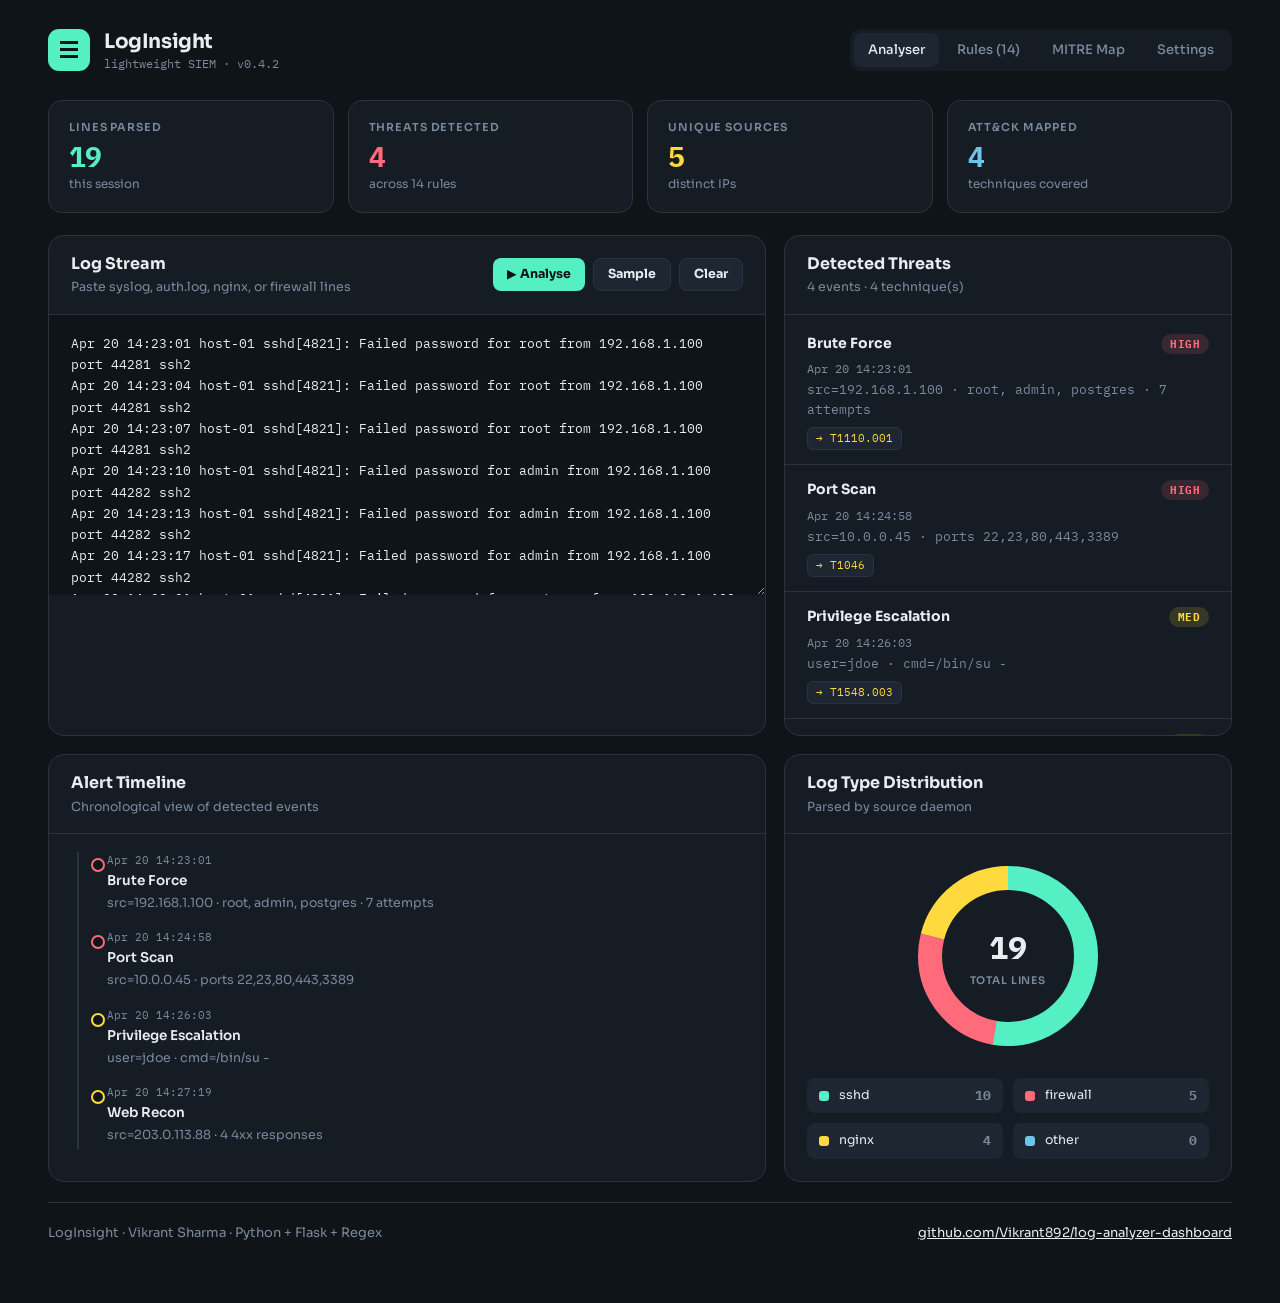
<file: frontend/index.html>
<!doctype html>
<html lang="en">
<head>
<meta charset="utf-8">
<meta name="viewport" content="width=device-width,initial-scale=1">
<title>LogInsight - Log Intelligence Dashboard</title>
<link href="https://fonts.googleapis.com/css2?family=Sora:wght@400;500;600;700;800&family=IBM+Plex+Mono:wght@400;500&display=swap" rel="stylesheet">
<style>
*{margin:0;padding:0;box-sizing:border-box}
:root{
  --bg:#0f1419; --panel:#161c24; --panel2:#1e2632; --line:#2a3440;
  --ink:#e8edf2; --dim:#7a8a9d;
  --mint:#55efc4;
  --rose:#ff6b7a;
  --gold:#ffd93d;
  --sky:#6ec5e9;
}
html,body{background:var(--bg);color:var(--ink);font-family:'Sora',system-ui,sans-serif;font-size:14.5px;line-height:1.55;min-height:100vh;overflow-x:hidden}
.wrap{max-width:1240px;margin:0 auto;padding:26px 28px 60px}

.top{display:flex;justify-content:space-between;align-items:center;margin-bottom:26px}
.brand{display:flex;gap:14px;align-items:center}
.bm{width:42px;height:42px;background:var(--mint);border-radius:11px;position:relative;display:flex;align-items:center;justify-content:center}
.bm::before{content:'';position:absolute;width:18px;height:3px;background:var(--bg);top:12px;box-shadow:0 7px 0 var(--bg),0 14px 0 var(--bg)}
.brand h1{font-size:20px;font-weight:700;letter-spacing:-.02em}
.brand small{display:block;color:var(--dim);font-size:12px;font-family:'IBM Plex Mono',monospace;margin-top:-2px}
.nav{display:flex;gap:4px;background:var(--panel);padding:4px;border-radius:10px}
.nav a{padding:7px 14px;color:var(--dim);text-decoration:none;font-size:13px;border-radius:8px;cursor:pointer;font-weight:500}
.nav a.on{background:var(--panel2);color:var(--ink)}

/* Stats */
.stats{display:grid;grid-template-columns:repeat(4,1fr);gap:14px;margin-bottom:22px}
.st{background:var(--panel);border:1px solid var(--line);border-radius:14px;padding:18px 20px;position:relative;overflow:hidden}
.st .l{font-size:11px;color:var(--dim);text-transform:uppercase;letter-spacing:.08em;font-weight:600;margin-bottom:6px}
.st .n{font-size:28px;font-weight:700;font-family:'IBM Plex Mono',monospace;letter-spacing:-.02em;line-height:1.05}
.st.mn .n{color:var(--mint)}
.st.rs .n{color:var(--rose)}
.st.gd .n{color:var(--gold)}
.st.sk .n{color:var(--sky)}
.st .d{font-size:12px;color:var(--dim);margin-top:4px}

/* Main grid */
.grid-2{display:grid;grid-template-columns:1.6fr 1fr;gap:18px;margin-bottom:18px}
.panel{background:var(--panel);border:1px solid var(--line);border-radius:16px;overflow:hidden}
.ph{padding:16px 22px;display:flex;justify-content:space-between;align-items:center;border-bottom:1px solid var(--line)}
.ph h3{font-size:16px;font-weight:700}
.ph small{color:var(--dim);font-size:12.5px;display:block;margin-top:2px;font-weight:400}
.ph .actions{display:flex;gap:8px}
.btn{padding:6px 14px;background:var(--mint);color:var(--bg);border:none;font:inherit;font-weight:700;border-radius:8px;cursor:pointer;font-size:12.5px}
.btn:hover{background:#4adcb1}
.btn.g{background:var(--panel2);color:var(--ink);border:1px solid var(--line)}
.btn.g:hover{background:var(--line)}

textarea{width:100%;background:var(--bg);border:none;color:var(--ink);padding:18px 22px;font-family:'IBM Plex Mono',monospace;font-size:12.5px;line-height:1.7;resize:vertical;outline:none;min-height:280px;display:block}
textarea:focus{background:#0a0e13}

.threats{max-height:420px;overflow:auto;padding:4px 0}
.threat{padding:14px 22px;border-bottom:1px solid var(--line);cursor:pointer;transition:background .15s}
.threat:hover{background:var(--panel2)}
.threat:last-child{border-bottom:0}
.threat .head{display:flex;justify-content:space-between;align-items:center;margin-bottom:6px}
.threat .lvl{padding:2px 9px;border-radius:100px;font-size:10.5px;font-weight:700;font-family:'IBM Plex Mono',monospace;letter-spacing:.04em}
.threat.hi .lvl{background:rgba(255,107,122,.14);color:var(--rose)}
.threat.md .lvl{background:rgba(255,217,61,.14);color:var(--gold)}
.threat.lo .lvl{background:rgba(110,197,233,.14);color:var(--sky)}
.threat .nm{font-weight:700;font-size:14px}
.threat .ts{font-family:'IBM Plex Mono',monospace;font-size:11.5px;color:var(--dim)}
.threat .det{color:var(--dim);font-size:12.5px;font-family:'IBM Plex Mono',monospace;margin-top:2px}
.threat .mit{display:inline-block;margin-top:8px;padding:2px 8px;background:var(--panel2);border:1px solid var(--line);border-radius:6px;font-size:11px;font-family:'IBM Plex Mono',monospace;color:var(--gold)}

/* Donut */
.donut{padding:22px;display:flex;flex-direction:column;align-items:center}
.donut-svg{width:200px;height:200px;position:relative;margin-bottom:16px}
.donut-svg svg{transform:rotate(-90deg)}
.donut-ctr{position:absolute;inset:0;display:flex;flex-direction:column;align-items:center;justify-content:center}
.donut-ctr .n{font-size:32px;font-weight:800;font-family:'IBM Plex Mono',monospace;letter-spacing:-.02em;color:var(--ink)}
.donut-ctr .l{font-size:10.5px;color:var(--dim);text-transform:uppercase;letter-spacing:.08em;font-weight:600}
.legend{display:grid;grid-template-columns:repeat(2,1fr);gap:10px;width:100%;font-size:12.5px;margin-top:6px}
.legend .li{display:flex;align-items:center;gap:10px;padding:8px 12px;background:var(--panel2);border-radius:8px}
.legend .li .sw{width:10px;height:10px;border-radius:3px}
.legend .li b{margin-left:auto;font-family:'IBM Plex Mono',monospace;color:var(--dim)}

/* Timeline */
.timeline{padding:18px 22px 22px;position:relative}
.timeline::before{content:'';position:absolute;left:28px;top:18px;bottom:18px;width:2px;background:var(--line)}
.tl-item{position:relative;padding-left:36px;padding-bottom:16px}
.tl-item:last-child{padding-bottom:0}
.tl-item .dot{position:absolute;left:20px;top:6px;width:14px;height:14px;background:var(--bg);border:2px solid var(--mint);border-radius:50%}
.tl-item.hi .dot{border-color:var(--rose)}
.tl-item.md .dot{border-color:var(--gold)}
.tl-item.lo .dot{border-color:var(--sky)}
.tl-item .t{font-family:'IBM Plex Mono',monospace;font-size:11px;color:var(--dim);margin-bottom:2px}
.tl-item .n{font-weight:600;font-size:13.5px}
.tl-item .d{font-size:12.5px;color:var(--dim);margin-top:2px}

.foot{margin-top:20px;padding-top:20px;border-top:1px solid var(--line);color:var(--dim);font-size:13px;display:flex;justify-content:space-between;flex-wrap:wrap;gap:10px}
.foot a{color:var(--ink)}

@media(max-width:1000px){.grid-2{grid-template-columns:1fr}.stats{grid-template-columns:1fr 1fr}}
</style>
</head>
<body>
<div class="wrap">

<header class="top">
  <div class="brand"><div class="bm"></div><div><h1>LogInsight</h1><small>lightweight SIEM · v0.4.2</small></div></div>
  <nav class="nav"><a class="on">Analyser</a><a>Rules (14)</a><a>MITRE Map</a><a>Settings</a></nav>
</header>

<section class="stats">
  <div class="st mn"><div class="l">Lines Parsed</div><div class="n" id="slines">0</div><div class="d">this session</div></div>
  <div class="st rs"><div class="l">Threats Detected</div><div class="n" id="sthreats">0</div><div class="d">across 14 rules</div></div>
  <div class="st gd"><div class="l">Unique Sources</div><div class="n" id="sIPs">0</div><div class="d">distinct IPs</div></div>
  <div class="st sk"><div class="l">ATT&CK Mapped</div><div class="n" id="smitre">0</div><div class="d">techniques covered</div></div>
</section>

<section class="grid-2">
  <div class="panel">
    <div class="ph"><div><h3>Log Stream</h3><small>Paste syslog, auth.log, nginx, or firewall lines</small></div><div class="actions"><button class="btn" onclick="analyze()">▶ Analyse</button><button class="btn g" onclick="loadSample()">Sample</button><button class="btn g" onclick="clearAll()">Clear</button></div></div>
    <textarea id="log" spellcheck="false"></textarea>
  </div>

  <div class="panel">
    <div class="ph"><div><h3>Detected Threats</h3><small id="tcount">Click analyse to scan</small></div></div>
    <div class="threats" id="threats"><div style="padding:32px 22px;text-align:center;color:var(--dim)">Threats will appear here</div></div>
  </div>
</section>

<section class="grid-2">
  <div class="panel">
    <div class="ph"><div><h3>Alert Timeline</h3><small>Chronological view of detected events</small></div></div>
    <div class="timeline" id="timeline"><div style="padding:20px;color:var(--dim);text-align:center">Timeline populates after analysis</div></div>
  </div>

  <div class="panel">
    <div class="ph"><div><h3>Log Type Distribution</h3><small>Parsed by source daemon</small></div></div>
    <div class="donut">
      <div class="donut-svg">
        <svg width="200" height="200" viewBox="0 0 200 200">
          <circle cx="100" cy="100" r="78" fill="none" stroke="#2a3440" stroke-width="24"/>
          <circle id="arc1" cx="100" cy="100" r="78" fill="none" stroke="#55efc4" stroke-width="24" stroke-dasharray="0 490" stroke-linecap="round"/>
          <circle id="arc2" cx="100" cy="100" r="78" fill="none" stroke="#ff6b7a" stroke-width="24" stroke-dasharray="0 490"/>
          <circle id="arc3" cx="100" cy="100" r="78" fill="none" stroke="#ffd93d" stroke-width="24" stroke-dasharray="0 490"/>
          <circle id="arc4" cx="100" cy="100" r="78" fill="none" stroke="#6ec5e9" stroke-width="24" stroke-dasharray="0 490"/>
        </svg>
        <div class="donut-ctr"><div class="n" id="dTotal">0</div><div class="l">Total Lines</div></div>
      </div>
      <div class="legend">
        <div class="li"><span class="sw" style="background:var(--mint)"></span>sshd<b id="cSSH">0</b></div>
        <div class="li"><span class="sw" style="background:var(--rose)"></span>firewall<b id="cFW">0</b></div>
        <div class="li"><span class="sw" style="background:var(--gold)"></span>nginx<b id="cNGX">0</b></div>
        <div class="li"><span class="sw" style="background:var(--sky)"></span>other<b id="cOTH">0</b></div>
      </div>
    </div>
  </div>
</section>

<footer class="foot">
  <span>LogInsight · Vikrant Sharma · Python + Flask + Regex</span>
  <span><a href="https://github.com/Vikrant892/log-analyzer-dashboard">github.com/Vikrant892/log-analyzer-dashboard</a></span>
</footer>
</div>

<script>
const SAMPLE=`Apr 20 14:23:01 host-01 sshd[4821]: Failed password for root from 192.168.1.100 port 44281 ssh2
Apr 20 14:23:04 host-01 sshd[4821]: Failed password for root from 192.168.1.100 port 44281 ssh2
Apr 20 14:23:07 host-01 sshd[4821]: Failed password for root from 192.168.1.100 port 44281 ssh2
Apr 20 14:23:10 host-01 sshd[4821]: Failed password for admin from 192.168.1.100 port 44282 ssh2
Apr 20 14:23:13 host-01 sshd[4821]: Failed password for admin from 192.168.1.100 port 44282 ssh2
Apr 20 14:23:17 host-01 sshd[4821]: Failed password for admin from 192.168.1.100 port 44282 ssh2
Apr 20 14:23:21 host-01 sshd[4821]: Failed password for postgres from 192.168.1.100 port 44283 ssh2
Apr 20 14:23:25 host-01 sshd[4821]: Accepted password for vikrant from 10.0.0.5 port 50214 ssh2
Apr 20 14:24:58 host-01 kernel: firewall: DROP IN=eth0 SRC=10.0.0.45 DST=10.0.0.12 PROTO=TCP SPT=51234 DPT=22
Apr 20 14:24:58 host-01 kernel: firewall: DROP IN=eth0 SRC=10.0.0.45 DST=10.0.0.12 PROTO=TCP SPT=51235 DPT=23
Apr 20 14:24:59 host-01 kernel: firewall: DROP IN=eth0 SRC=10.0.0.45 DST=10.0.0.12 PROTO=TCP SPT=51236 DPT=80
Apr 20 14:24:59 host-01 kernel: firewall: DROP IN=eth0 SRC=10.0.0.45 DST=10.0.0.12 PROTO=TCP SPT=51237 DPT=443
Apr 20 14:25:00 host-01 kernel: firewall: DROP IN=eth0 SRC=10.0.0.45 DST=10.0.0.12 PROTO=TCP SPT=51238 DPT=3389
Apr 20 14:26:03 host-01 sudo[5102]: jdoe : TTY=pts/0 ; PWD=/home/jdoe ; USER=root ; COMMAND=/bin/su -
Apr 20 14:27:19 host-01 nginx: 203.0.113.88 - - [20/Apr/2025:14:27:19] "GET /admin.php HTTP/1.1" 404
Apr 20 14:27:20 host-01 nginx: 203.0.113.88 - - [20/Apr/2025:14:27:20] "GET /wp-login.php HTTP/1.1" 404
Apr 20 14:27:20 host-01 nginx: 203.0.113.88 - - [20/Apr/2025:14:27:20] "GET /.env HTTP/1.1" 404
Apr 20 14:27:21 host-01 nginx: 203.0.113.88 - - [20/Apr/2025:14:27:21] "GET /phpmyadmin HTTP/1.1" 404
Apr 20 14:28:04 host-01 systemd[1]: Started Session 47 of user vikrant.`;

function loadSample(){document.getElementById('log').value=SAMPLE}
function clearAll(){document.getElementById('log').value='';document.getElementById('threats').innerHTML='<div style="padding:32px 22px;text-align:center;color:var(--dim)">Threats will appear here</div>';document.getElementById('timeline').innerHTML='<div style="padding:20px;color:var(--dim);text-align:center">Timeline populates after analysis</div>';updateStats(0,0,0,0,{s:0,f:0,n:0,o:0})}

function updateStats(l,t,i,m,dist){
  document.getElementById('slines').textContent=l.toLocaleString();
  document.getElementById('sthreats').textContent=t;
  document.getElementById('sIPs').textContent=i;
  document.getElementById('smitre').textContent=m;
  document.getElementById('dTotal').textContent=l;
  document.getElementById('cSSH').textContent=dist.s;
  document.getElementById('cFW').textContent=dist.f;
  document.getElementById('cNGX').textContent=dist.n;
  document.getElementById('cOTH').textContent=dist.o;
  const tot=dist.s+dist.f+dist.n+dist.o||1;const C=490;
  let acc=0;
  const arcs=[['arc1',dist.s],['arc2',dist.f],['arc3',dist.n],['arc4',dist.o]];
  arcs.forEach(([id,v])=>{const el=document.getElementById(id);const len=v/tot*C;el.setAttribute('stroke-dasharray',len+' '+(C-len));el.setAttribute('stroke-dashoffset',-acc);acc+=len});
}
updateStats(0,0,0,0,{s:0,f:0,n:0,o:0});

function analyze(){
  const txt=document.getElementById('log').value;const lines=txt.split('\n').filter(Boolean);
  const threats=[];const allIPs=new Set();const dist={s:0,f:0,n:0,o:0};const techs=new Set();
  // count distribution
  lines.forEach(l=>{if(/sshd|sudo|systemd/i.test(l))dist.s++;else if(/kernel:|firewall:/i.test(l))dist.f++;else if(/nginx|apache/i.test(l))dist.n++;else dist.o++;(l.match(/\b(\d{1,3}\.\d{1,3}\.\d{1,3}\.\d{1,3})\b/g)||[]).forEach(i=>allIPs.add(i))});
  // brute force
  const bf={};lines.forEach((l,i)=>{const m=l.match(/Failed password for (\S+) from (\d+\.\d+\.\d+\.\d+)/);if(m){const k=m[2];bf[k]=bf[k]||{count:0,users:new Set(),idx:[]};bf[k].count++;bf[k].users.add(m[1]);bf[k].idx.push(i)}});
  for(const ip in bf)if(bf[ip].count>=3){threats.push({sev:'hi',t:'Brute Force',det:'src='+ip+' · '+[...bf[ip].users].join(', ')+' · '+bf[ip].count+' attempts',mit:'T1110.001',time:extractTime(lines[bf[ip].idx[0]])});techs.add('T1110.001')}
  // port scan
  const ps={};lines.forEach((l,i)=>{const m=l.match(/SRC=(\d+\.\d+\.\d+\.\d+).*DPT=(\d+)/);if(m){const k=m[1];ps[k]=ps[k]||{ports:new Set(),idx:[]};ps[k].ports.add(m[2]);ps[k].idx.push(i)}});
  for(const ip in ps)if(ps[ip].ports.size>=4){threats.push({sev:'hi',t:'Port Scan',det:'src='+ip+' · ports '+[...ps[ip].ports].slice(0,6).join(','),mit:'T1046',time:extractTime(lines[ps[ip].idx[0]])});techs.add('T1046')}
  // sudo
  lines.forEach((l,i)=>{const m=l.match(/sudo\[\d+\]:\s+(\S+)\s*:.*COMMAND=(.+)$/);if(m){threats.push({sev:'md',t:'Privilege Escalation',det:'user='+m[1]+' · cmd='+m[2].trim(),mit:'T1548.003',time:extractTime(l)});techs.add('T1548.003')}});
  // nginx 4xx burst
  const nx={};lines.forEach((l,i)=>{const m=l.match(/nginx:\s+(\d+\.\d+\.\d+\.\d+).*"\s+4\d\d\b/);if(m){nx[m[1]]=nx[m[1]]||{count:0,idx:[]};nx[m[1]].count++;nx[m[1]].idx.push(i)}});
  for(const ip in nx)if(nx[ip].count>=3){threats.push({sev:'md',t:'Web Recon',det:'src='+ip+' · '+nx[ip].count+' 4xx responses',mit:'T1190',time:extractTime(lines[nx[ip].idx[0]])});techs.add('T1190')}

  updateStats(lines.length,threats.length,allIPs.size,techs.size,dist);

  const tc=document.getElementById('threats');
  if(!threats.length){tc.innerHTML='<div style="padding:32px 22px;text-align:center;color:var(--mint)">✓ No threats detected · buffer looks clean</div>'}
  else{tc.innerHTML=threats.map(th=>'<div class="threat '+th.sev+'"><div class="head"><div class="nm">'+th.t+'</div><span class="lvl">'+(th.sev==='hi'?'HIGH':th.sev==='md'?'MED':'LOW')+'</span></div><div class="ts">'+th.time+'</div><div class="det">'+th.det+'</div><span class="mit">→ '+th.mit+'</span></div>').join('')}

  const tl=document.getElementById('timeline');
  if(!threats.length){tl.innerHTML='<div style="padding:20px;color:var(--dim);text-align:center">- no events -</div>'}
  else{tl.innerHTML=threats.map(th=>'<div class="tl-item '+th.sev+'"><div class="dot"></div><div class="t">'+th.time+'</div><div class="n">'+th.t+'</div><div class="d">'+th.det+'</div></div>').join('')}
  document.getElementById('tcount').textContent=threats.length+' event'+(threats.length===1?'':'s')+' · '+techs.size+' technique(s)';
}
function extractTime(l){return (l||'').slice(0,15)}
loadSample();
analyze();
</script>
</body>
</html>
</file>
